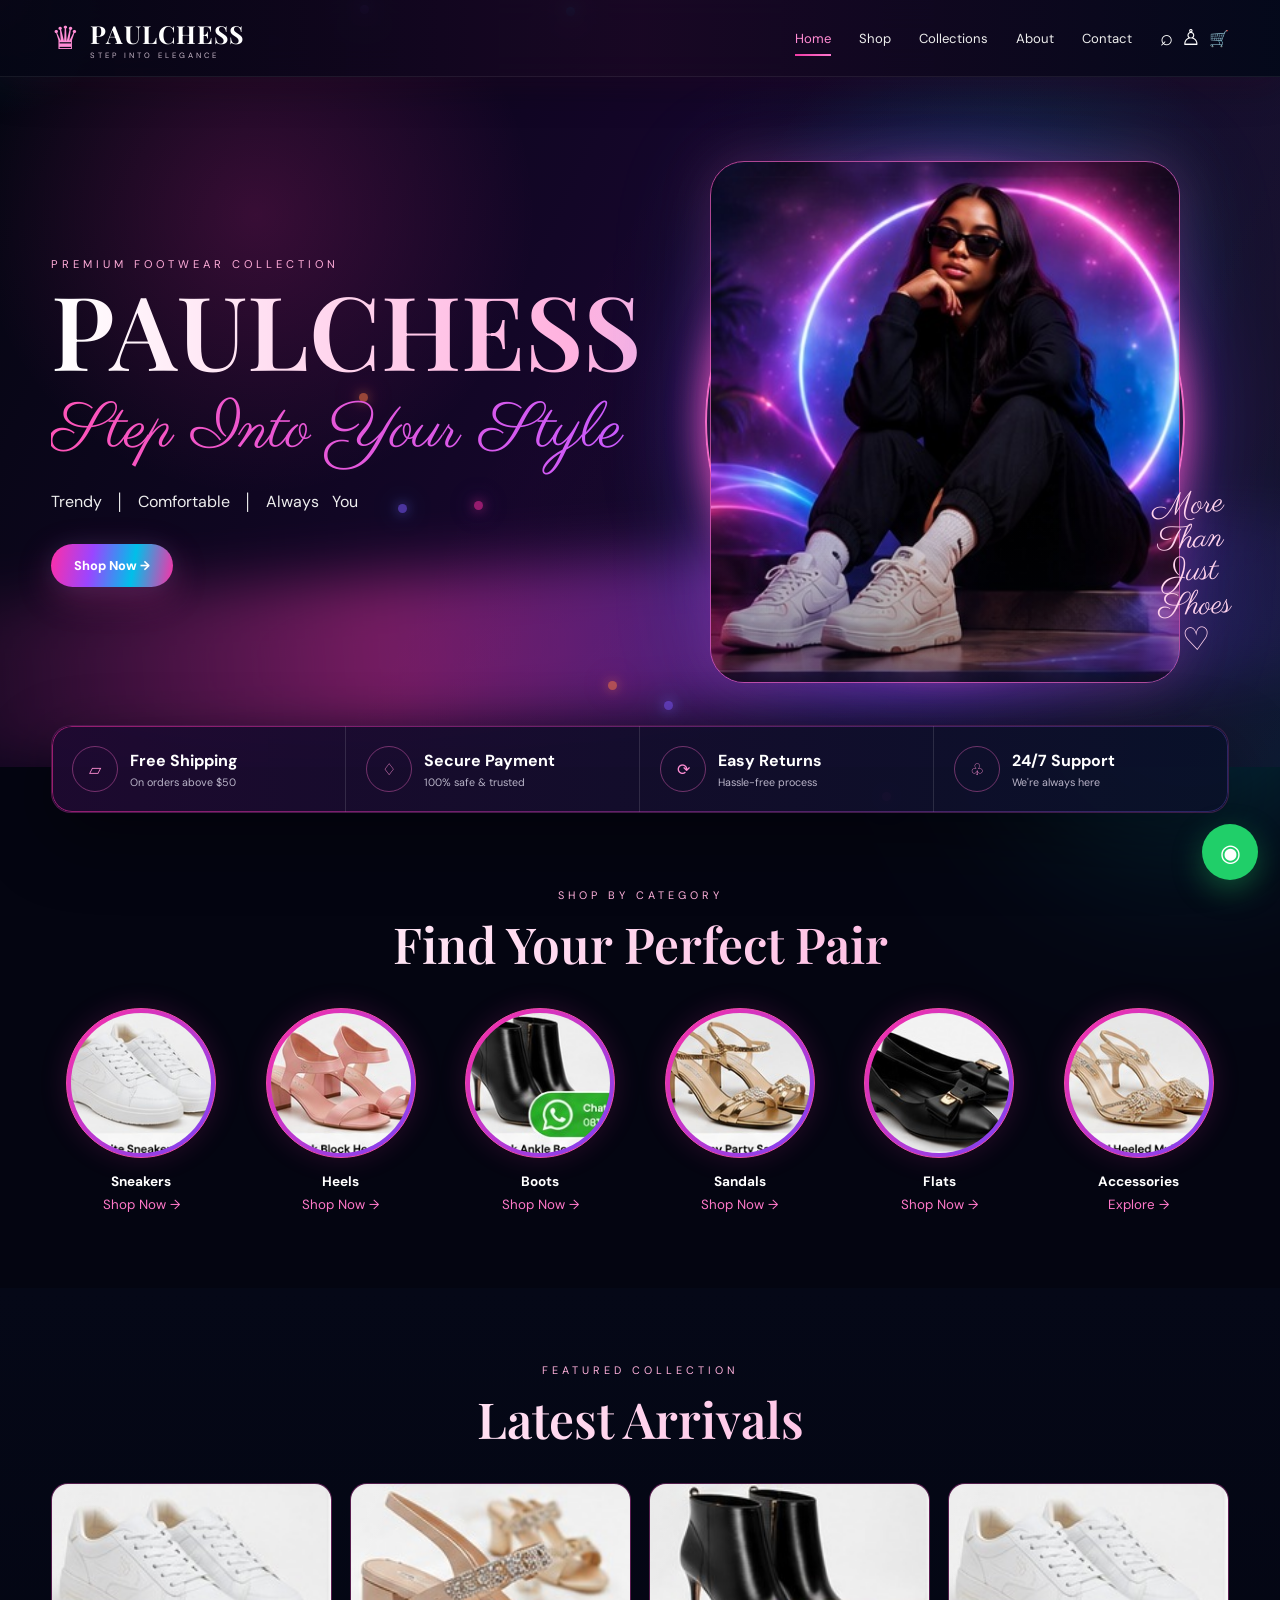
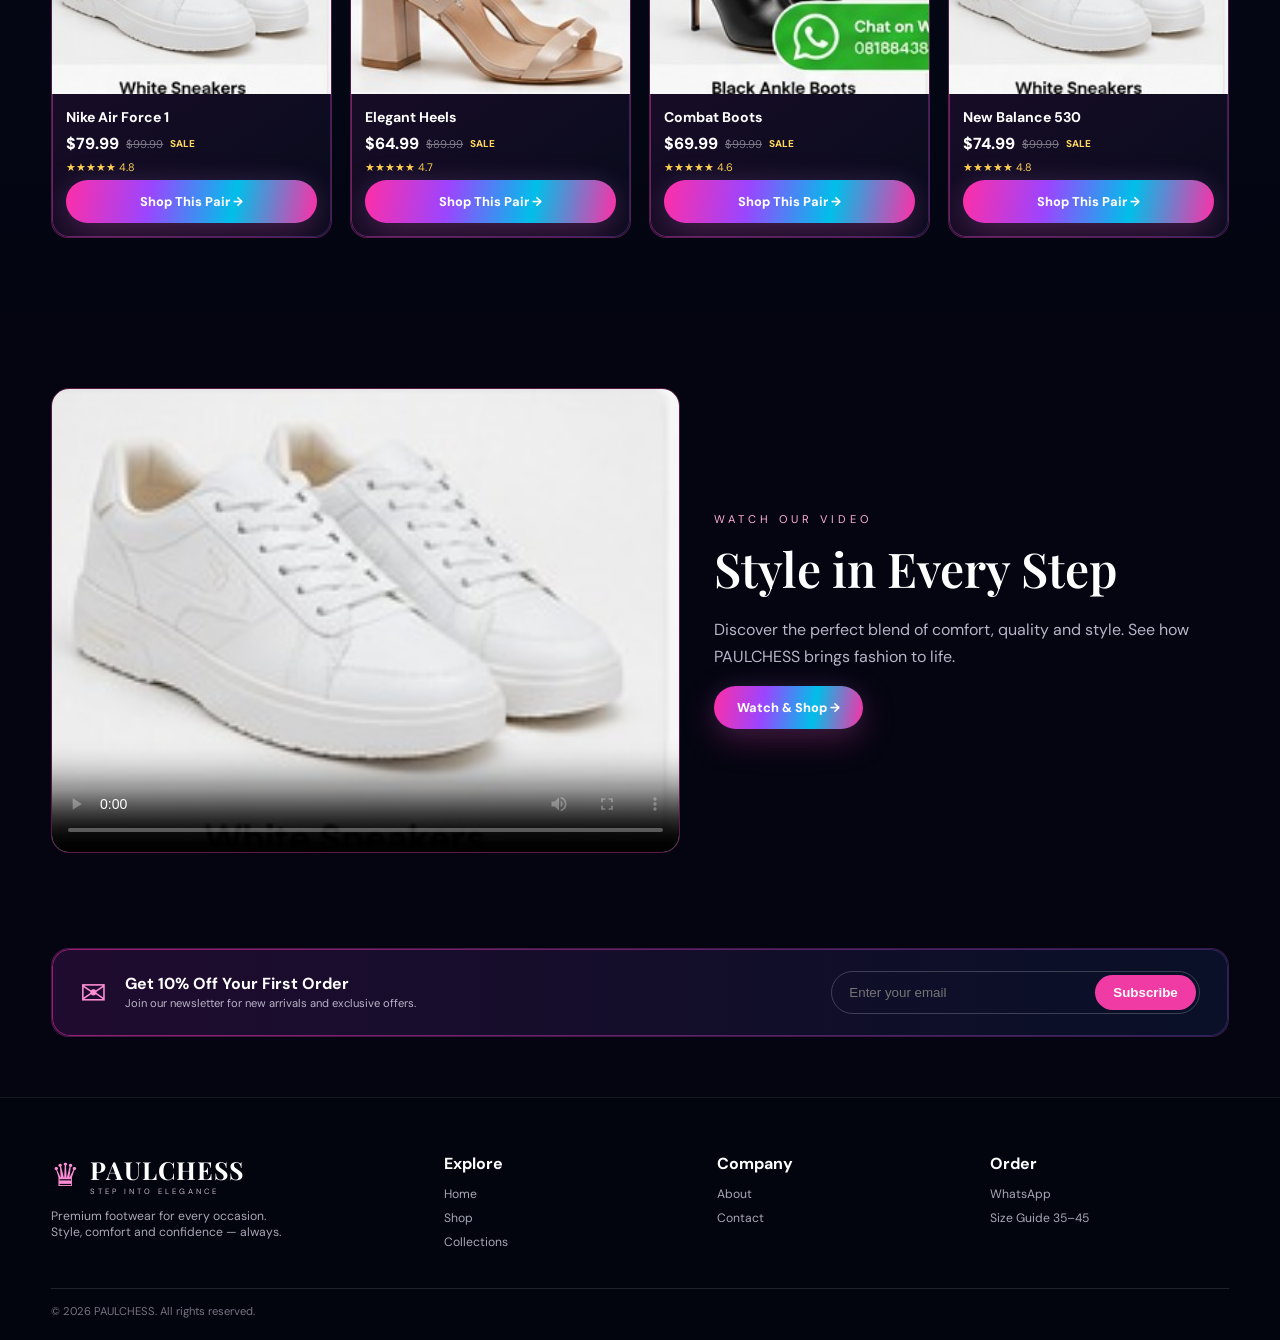
<file: index.html>
<!doctype html><html lang="en"><head><meta charset="utf-8"><meta name="viewport" content="width=device-width,initial-scale=1"><title>PAULCHESS — Step Into Elegance</title><link rel="icon" href="paulchess-logo.svg"><link rel="stylesheet" href="multi.css"></head><body>
<header class="site-header"><nav class="nav container"><a class="brand" href="index.html"><span class="crown">♛</span><span><b>PAULCHESS</b><small>STEP INTO ELEGANCE</small></span></a><button class="menu-toggle">☰</button><div class="nav-links"><a class="active" href="index.html">Home</a><a href="shop.html">Shop</a><a href="collections.html">Collections</a><a href="about.html">About</a><a href="contact.html">Contact</a></div><div class="nav-actions"><a class="icon-btn" href="shop.html">⌕</a><a class="icon-btn" href="contact.html">♙</a><a class="cart-btn" href="shop.html">🛒</a></div></nav></header>
<main>
<section class="hero"><div class="hero-grid container"><div class="hero-copy"><div class="eyebrow">PREMIUM FOOTWEAR COLLECTION</div><h1>PAULCHESS</h1><div class="script">Step Into Your Style</div><p class="hero-sub">Trendy <span>│</span> Comfortable <span>│</span> Always You</p><a class="pink-btn" href="shop.html">Shop Now →</a></div><div class="hero-art"><div class="ring-glow"></div><div class="woman-card"><img src="hero-woman.jpg" alt="PAULCHESS fashion model wearing white sneakers"></div><div class="hero-tag">More<br>Than<br>Just<br>Shoes <span>♡</span></div></div></div></section>
<section class="benefits container"><div class="benefit"><span class="benefit-icon">▱</span><div><b>Free Shipping</b><small>On orders above $50</small></div></div><div class="benefit"><span class="benefit-icon">♢</span><div><b>Secure Payment</b><small>100% safe & trusted</small></div></div><div class="benefit"><span class="benefit-icon">⟳</span><div><b>Easy Returns</b><small>Hassle-free process</small></div></div><div class="benefit"><span class="benefit-icon">♧</span><div><b>24/7 Support</b><small>We're always here</small></div></div></section>
<section class="section"><div class="container"><div class="section-kicker">SHOP BY CATEGORY</div><h2 class="section-title">Find Your Perfect Pair</h2><div class="category-grid"><a class="category" href="shop.html?category=Sneakers"><img src="white-sneakers.jpg" alt="Sneakers"><b>Sneakers</b><small>Shop Now →</small></a><a class="category" href="shop.html?category=Heels"><img src="pink-block-heels.jpg" alt="Heels"><b>Heels</b><small>Shop Now →</small></a><a class="category" href="shop.html?category=Boots"><img src="black-ankle-boots.jpg" alt="Boots"><b>Boots</b><small>Shop Now →</small></a><a class="category" href="shop.html?category=Sandals"><img src="strappy-party-sandals.jpg" alt="Sandals"><b>Sandals</b><small>Shop Now →</small></a><a class="category" href="shop.html"><img src="elegant-bow-flats.jpg" alt="Flats"><b>Flats</b><small>Shop Now →</small></a><a class="category" href="collections.html"><img src="gold-heeled-mules.jpg" alt="Accessories"><b>Accessories</b><small>Explore →</small></a></div></div></section>
<section class="section dark"><div class="container"><div class="section-kicker">FEATURED COLLECTION</div><h2 class="section-title">Latest Arrivals</h2><div class="product-grid"><article class="product"><div class="product-media"><img src="white-sneakers.jpg" alt="Nike Air Force 1"></div><div class="product-body"><h3>Nike Air Force 1</h3><div class="price-row"><span class="price">$79.99</span><span class="old">$99.99</span><span class="sale">SALE</span></div><div class="stars">★★★★★ 4.8</div><a class="pink-btn" style="width:100%;justify-content:center" href="shop.html">Shop This Pair →</a></div></article><article class="product"><div class="product-media"><img src="rhinestone-block-heels.jpg" alt="Elegant Heels"></div><div class="product-body"><h3>Elegant Heels</h3><div class="price-row"><span class="price">$64.99</span><span class="old">$89.99</span><span class="sale">SALE</span></div><div class="stars">★★★★★ 4.7</div><a class="pink-btn" style="width:100%;justify-content:center" href="shop.html">Shop This Pair →</a></div></article><article class="product"><div class="product-media"><img src="black-ankle-boots.jpg" alt="Combat Boots"></div><div class="product-body"><h3>Combat Boots</h3><div class="price-row"><span class="price">$69.99</span><span class="old">$99.99</span><span class="sale">SALE</span></div><div class="stars">★★★★★ 4.6</div><a class="pink-btn" style="width:100%;justify-content:center" href="shop.html">Shop This Pair →</a></div></article><article class="product"><div class="product-media"><img src="white-sneakers.jpg" alt="New Balance 530"></div><div class="product-body"><h3>New Balance 530</h3><div class="price-row"><span class="price">$74.99</span><span class="old">$99.99</span><span class="sale">SALE</span></div><div class="stars">★★★★★ 4.8</div><a class="pink-btn" style="width:100%;justify-content:center" href="shop.html">Shop This Pair →</a></div></article></div></div></section>
<section class="video-section container section"><div class="video-frame"><video controls poster="white-sneakers.jpg"><source src="paulchess-video.mp4" type="video/mp4"></video></div><div class="video-copy"><div class="eyebrow">WATCH OUR VIDEO</div><h2>Style in Every Step</h2><p class="muted">Discover the perfect blend of comfort, quality and style. See how PAULCHESS brings fashion to life.</p><a class="pink-btn" href="shop.html">Watch & Shop →</a></div></section>
<section class="newsletter container"><div style="font-size:2rem;color:#ff8ed5">✉</div><div><b>Get 10% Off Your First Order</b><div class="muted" style="font-size:.7rem">Join our newsletter for new arrivals and exclusive offers.</div></div><form id="newsletterForm"><input type="email" placeholder="Enter your email" required><button>Subscribe</button></form></section>
</main>
<footer class="footer"><div class="container footer-grid"><div><div class="brand"><span class="crown">♛</span><span><b>PAULCHESS</b><small>STEP INTO ELEGANCE</small></span></div><p>Premium footwear for every occasion.<br>Style, comfort and confidence — always.</p></div><div><h4>Explore</h4><a href="index.html">Home</a><a href="shop.html">Shop</a><a href="collections.html">Collections</a></div><div><h4>Company</h4><a href="about.html">About</a><a href="contact.html">Contact</a></div><div><h4>Order</h4><a href="https://wa.me/2348188438485?text=Hello%20PAULCHESS%2C%20I%20want%20to%20order." target="_blank">WhatsApp</a><a href="shop.html">Size Guide 35–45</a></div></div><div class="container copyright">© 2026 PAULCHESS. All rights reserved.</div></footer><a class="whatsapp" href="https://wa.me/2348188438485?text=Hello%20PAULCHESS%2C%20I%20want%20to%20order." target="_blank">◉</a><script src="site.js"></script></body></html>
</file>
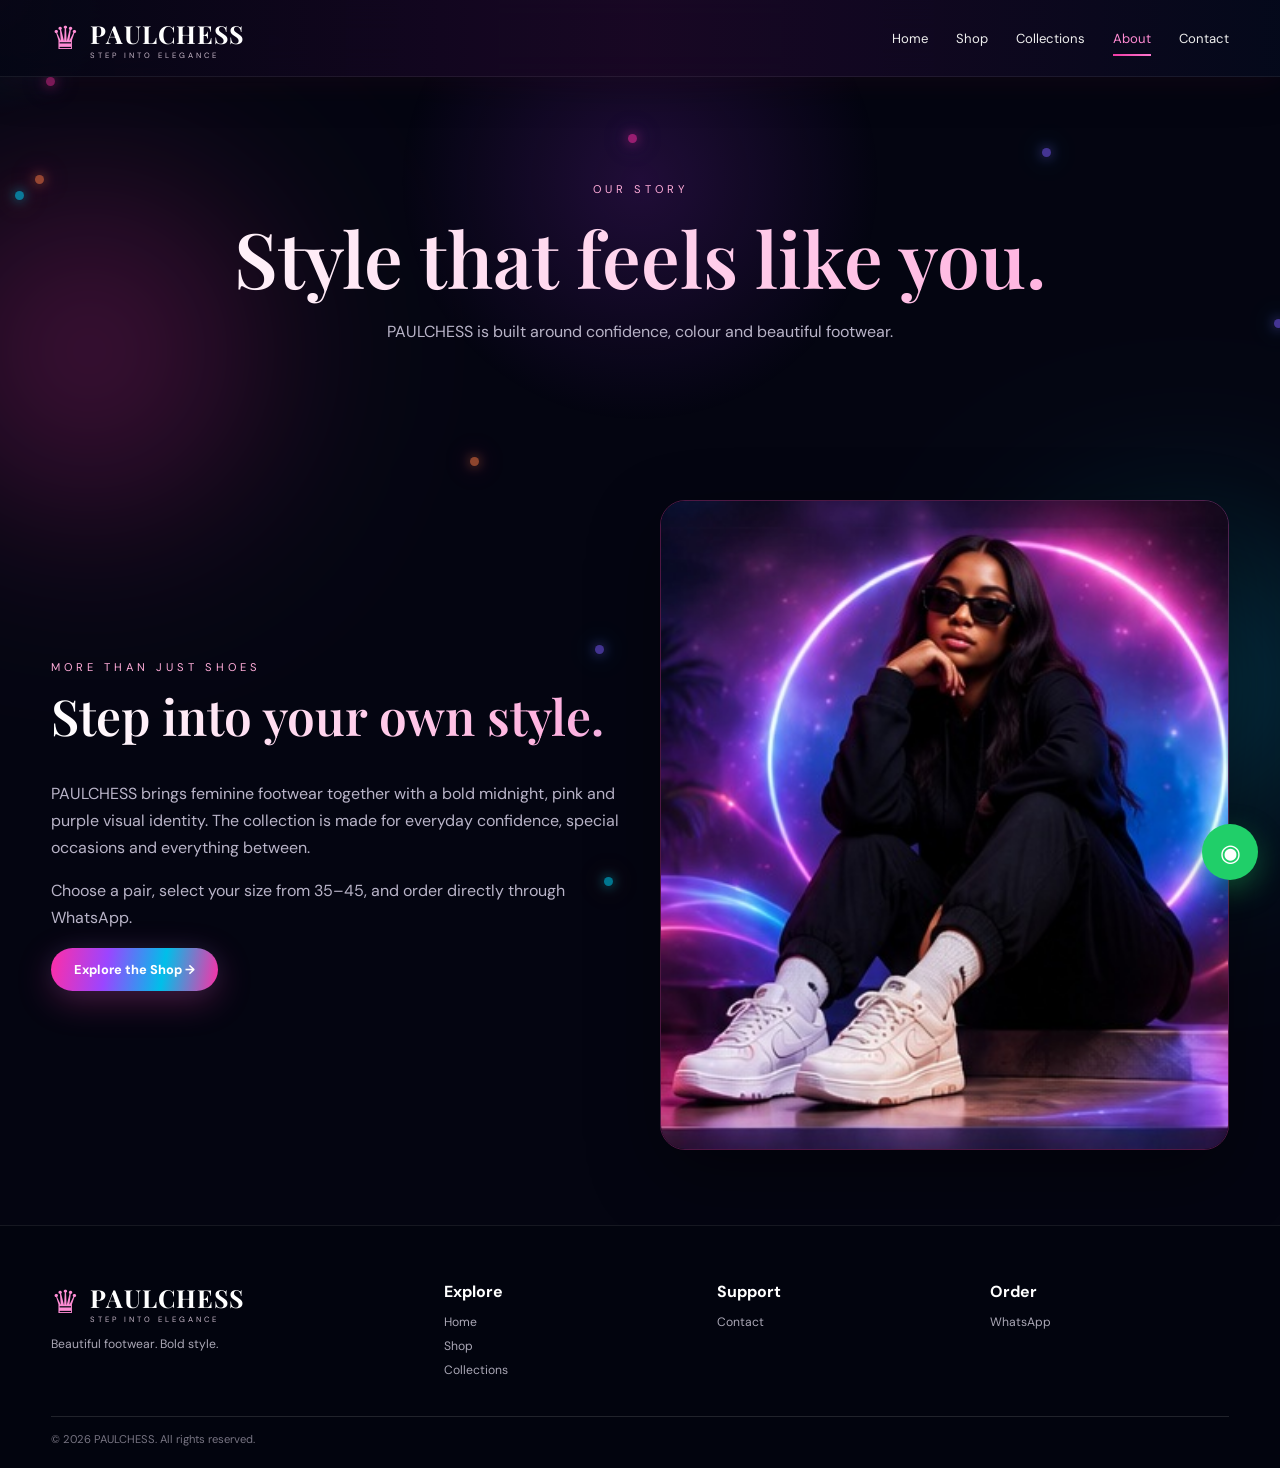
<file: about.html>
<!doctype html><html lang="en"><head><meta charset="utf-8"><meta name="viewport" content="width=device-width,initial-scale=1"><title>About | PAULCHESS</title><link rel="icon" href="paulchess-logo.svg"><link rel="stylesheet" href="multi.css"></head><body><header class="site-header"><nav class="nav container"><a class="brand" href="index.html"><span class="crown">♛</span><span><b>PAULCHESS</b><small>STEP INTO ELEGANCE</small></span></a><button class="menu-toggle">☰</button><div class="nav-links"><a href="index.html">Home</a><a href="shop.html">Shop</a><a href="collections.html">Collections</a><a class="active" href="about.html">About</a><a href="contact.html">Contact</a></div></nav></header><main><section class="page-hero"><div class="container"><div class="eyebrow">OUR STORY</div><h1>Style that feels like you.</h1><p class="muted">PAULCHESS is built around confidence, colour and beautiful footwear.</p></div></section><section class="section"><div class="container about-layout"><div><div class="eyebrow">MORE THAN JUST SHOES</div><h2 class="section-title" style="text-align:left">Step into your own style.</h2><p class="muted">PAULCHESS brings feminine footwear together with a bold midnight, pink and purple visual identity. The collection is made for everyday confidence, special occasions and everything between.</p><p class="muted">Choose a pair, select your size from 35–45, and order directly through WhatsApp.</p><a class="pink-btn" href="shop.html">Explore the Shop →</a></div><div class="about-photo"><img src="hero-woman.jpg" alt="PAULCHESS woman wearing white sneakers"></div></div></section></main><footer class="footer"><div class="container footer-grid"><div><div class="brand"><span class="crown">♛</span><span><b>PAULCHESS</b><small>STEP INTO ELEGANCE</small></span></div><p>Beautiful footwear. Bold style.</p></div><div><h4>Explore</h4><a href="index.html">Home</a><a href="shop.html">Shop</a><a href="collections.html">Collections</a></div><div><h4>Support</h4><a href="contact.html">Contact</a></div><div><h4>Order</h4><a href="https://wa.me/2348188438485" target="_blank">WhatsApp</a></div></div><div class="container copyright">© 2026 PAULCHESS. All rights reserved.</div></footer><a class="whatsapp" href="https://wa.me/2348188438485?text=Hello%20PAULCHESS%2C%20I%20want%20to%20order." target="_blank">◉</a><script src="site.js"></script></body></html>
</file>
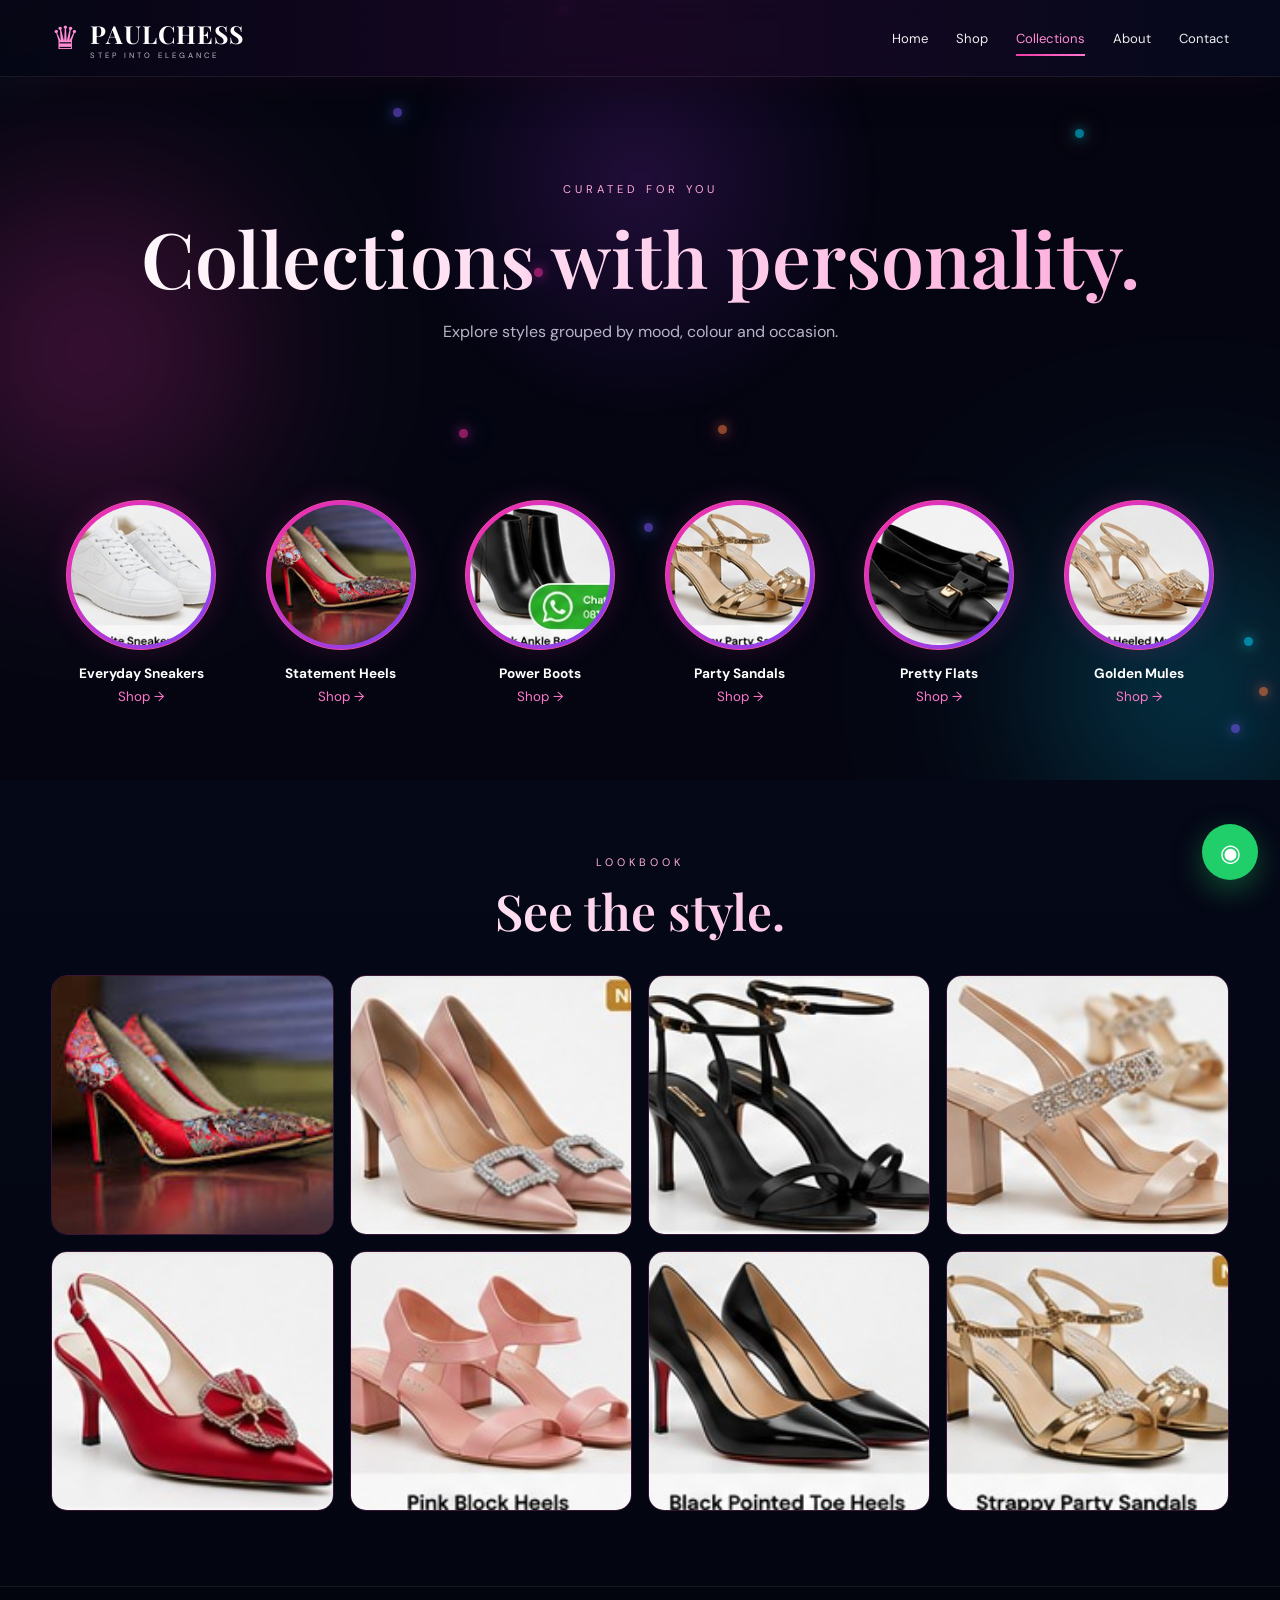
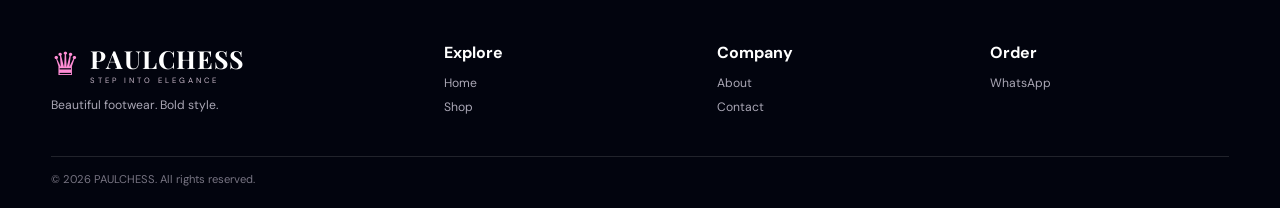
<file: collections.html>
<!doctype html><html lang="en"><head><meta charset="utf-8"><meta name="viewport" content="width=device-width,initial-scale=1"><title>Collections | PAULCHESS</title><link rel="icon" href="paulchess-logo.svg"><link rel="stylesheet" href="multi.css"></head><body><header class="site-header"><nav class="nav container"><a class="brand" href="index.html"><span class="crown">♛</span><span><b>PAULCHESS</b><small>STEP INTO ELEGANCE</small></span></a><button class="menu-toggle">☰</button><div class="nav-links"><a href="index.html">Home</a><a href="shop.html">Shop</a><a class="active" href="collections.html">Collections</a><a href="about.html">About</a><a href="contact.html">Contact</a></div></nav></header><main><section class="page-hero"><div class="container"><div class="eyebrow">CURATED FOR YOU</div><h1>Collections with personality.</h1><p class="muted">Explore styles grouped by mood, colour and occasion.</p></div></section><section class="section"><div class="container"><div class="category-grid"><a class="category" href="shop.html?category=Sneakers"><img src="white-sneakers.jpg" alt="Sneakers"><b>Everyday Sneakers</b><small>Shop →</small></a><a class="category" href="shop.html?category=Heels"><img src="red-embroidered-heels.jpg" alt="Heels"><b>Statement Heels</b><small>Shop →</small></a><a class="category" href="shop.html?category=Boots"><img src="black-ankle-boots.jpg" alt="Boots"><b>Power Boots</b><small>Shop →</small></a><a class="category" href="shop.html?category=Sandals"><img src="strappy-party-sandals.jpg" alt="Sandals"><b>Party Sandals</b><small>Shop →</small></a><a class="category" href="shop.html"><img src="elegant-bow-flats.jpg" alt="Flats"><b>Pretty Flats</b><small>Shop →</small></a><a class="category" href="shop.html"><img src="gold-heeled-mules.jpg" alt="Mules"><b>Golden Mules</b><small>Shop →</small></a></div></div></section><section class="section dark"><div class="container"><div class="section-kicker">LOOKBOOK</div><h2 class="section-title">See the style.</h2><div class="lookbook"><img src="red-embroidered-heels.jpg" alt="Red heels"><img src="crystal-buckle-heels.jpg" alt="Crystal heels"><img src="ankle-strap-heels.jpg" alt="Ankle strap heels"><img src="rhinestone-block-heels.jpg" alt="Rhinestone heels"><img src="luxury-slingback-heels.jpg" alt="Luxury slingback heels"><img src="pink-block-heels.jpg" alt="Pink heels"><img src="black-pointed-heels.jpg" alt="Black heels"><img src="strappy-party-sandals.jpg" alt="Party sandals"></div></div></section></main><footer class="footer"><div class="container footer-grid"><div><div class="brand"><span class="crown">♛</span><span><b>PAULCHESS</b><small>STEP INTO ELEGANCE</small></span></div><p>Beautiful footwear. Bold style.</p></div><div><h4>Explore</h4><a href="index.html">Home</a><a href="shop.html">Shop</a></div><div><h4>Company</h4><a href="about.html">About</a><a href="contact.html">Contact</a></div><div><h4>Order</h4><a href="https://wa.me/2348188438485" target="_blank">WhatsApp</a></div></div><div class="container copyright">© 2026 PAULCHESS. All rights reserved.</div></footer><a class="whatsapp" href="https://wa.me/2348188438485?text=Hello%20PAULCHESS%2C%20I%20want%20to%20order." target="_blank">◉</a><script src="site.js"></script></body></html>
</file>
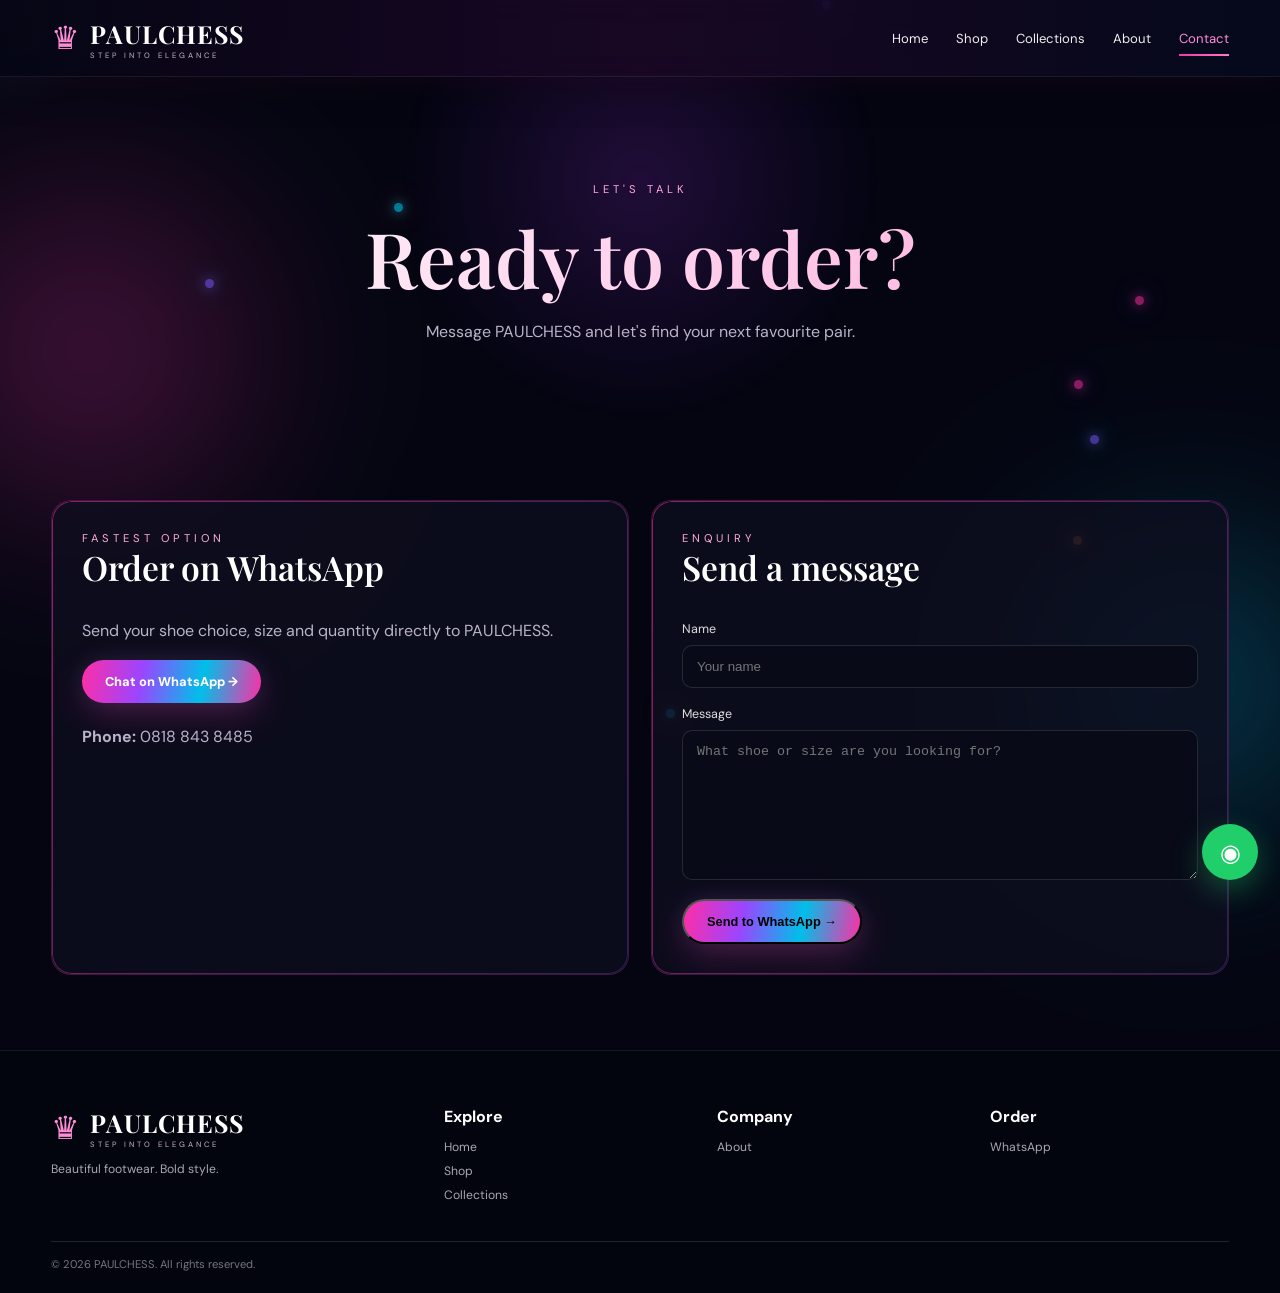
<file: contact.html>
<!doctype html><html lang="en"><head><meta charset="utf-8"><meta name="viewport" content="width=device-width,initial-scale=1"><title>Contact | PAULCHESS</title><link rel="icon" href="paulchess-logo.svg"><link rel="stylesheet" href="multi.css"></head><body><header class="site-header"><nav class="nav container"><a class="brand" href="index.html"><span class="crown">♛</span><span><b>PAULCHESS</b><small>STEP INTO ELEGANCE</small></span></a><button class="menu-toggle">☰</button><div class="nav-links"><a href="index.html">Home</a><a href="shop.html">Shop</a><a href="collections.html">Collections</a><a href="about.html">About</a><a class="active" href="contact.html">Contact</a></div></nav></header><main><section class="page-hero"><div class="container"><div class="eyebrow">LET'S TALK</div><h1>Ready to order?</h1><p class="muted">Message PAULCHESS and let's find your next favourite pair.</p></div></section><section class="section"><div class="container contact-grid"><div class="panel"><div class="eyebrow">FASTEST OPTION</div><h2>Order on WhatsApp</h2><p class="muted">Send your shoe choice, size and quantity directly to PAULCHESS.</p><a class="pink-btn" href="https://wa.me/2348188438485?text=Hello%20PAULCHESS%2C%20I%20would%20like%20to%20make%20an%20order." target="_blank">Chat on WhatsApp →</a><p class="muted" style="margin-top:20px"><strong>Phone:</strong> 0818 843 8485</p></div><div class="panel"><div class="eyebrow">ENQUIRY</div><h2>Send a message</h2><form class="form" onsubmit="event.preventDefault();const n=name.value,m=message.value;window.open('https://wa.me/2348188438485?text='+encodeURIComponent('Hello PAULCHESS, my name is '+n+'. '+m),'_blank')"><label for="name">Name</label><input id="name" required placeholder="Your name"><label for="message">Message</label><textarea id="message" required placeholder="What shoe or size are you looking for?"></textarea><button class="pink-btn" type="submit">Send to WhatsApp →</button></form></div></div></section></main><footer class="footer"><div class="container footer-grid"><div><div class="brand"><span class="crown">♛</span><span><b>PAULCHESS</b><small>STEP INTO ELEGANCE</small></span></div><p>Beautiful footwear. Bold style.</p></div><div><h4>Explore</h4><a href="index.html">Home</a><a href="shop.html">Shop</a><a href="collections.html">Collections</a></div><div><h4>Company</h4><a href="about.html">About</a></div><div><h4>Order</h4><a href="https://wa.me/2348188438485" target="_blank">WhatsApp</a></div></div><div class="container copyright">© 2026 PAULCHESS. All rights reserved.</div></footer><a class="whatsapp" href="https://wa.me/2348188438485?text=Hello%20PAULCHESS%2C%20I%20want%20to%20order." target="_blank">◉</a><script src="site.js"></script></body></html>
</file>
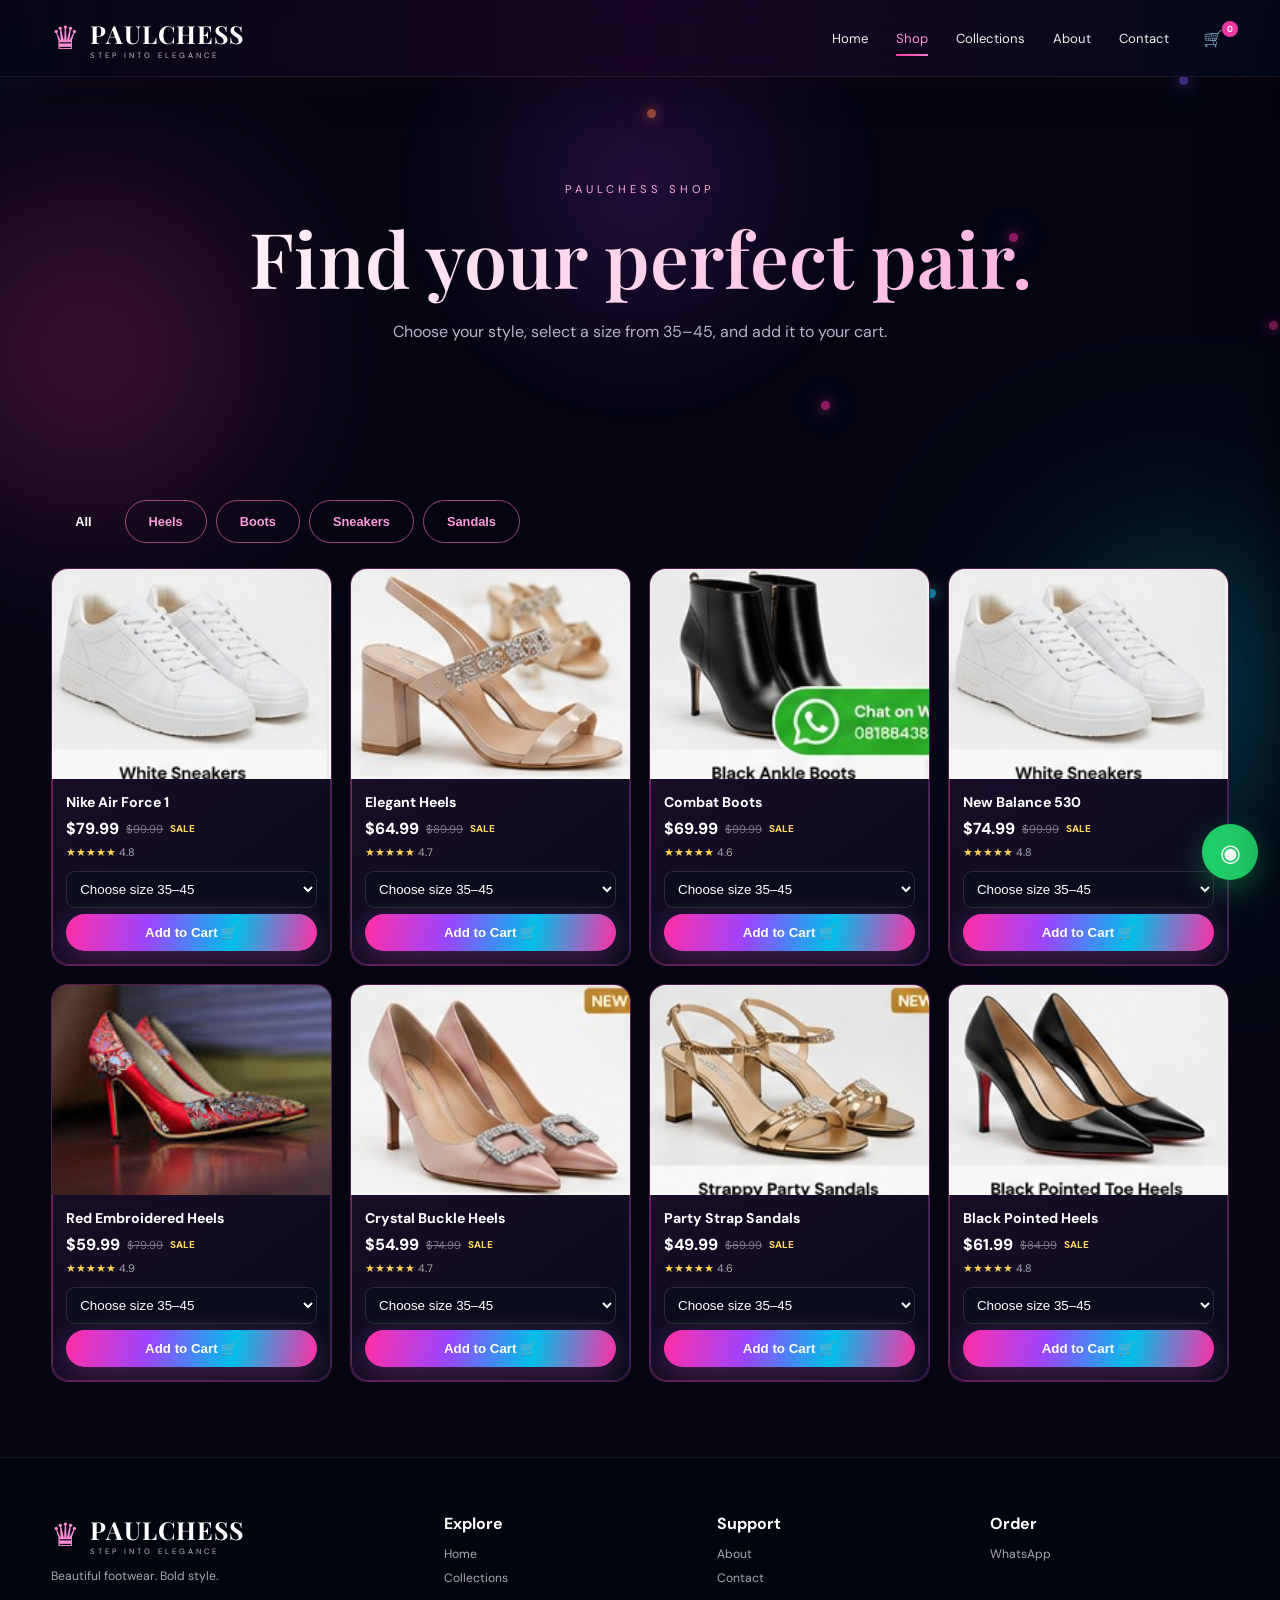
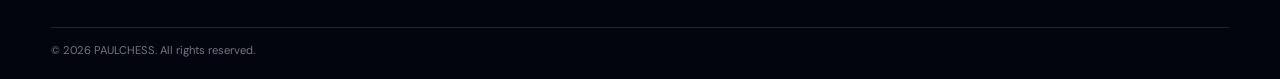
<file: shop.html>
<!doctype html><html lang="en"><head><meta charset="utf-8"><meta name="viewport" content="width=device-width,initial-scale=1"><title>Shop | PAULCHESS</title><link rel="icon" href="paulchess-logo.svg"><link rel="stylesheet" href="multi.css"></head><body><header class="site-header"><nav class="nav container"><a class="brand" href="index.html"><span class="crown">♛</span><span><b>PAULCHESS</b><small>STEP INTO ELEGANCE</small></span></a><button class="menu-toggle">☰</button><div class="nav-links"><a href="index.html">Home</a><a class="active" href="shop.html">Shop</a><a href="collections.html">Collections</a><a href="about.html">About</a><a href="contact.html">Contact</a></div><div class="nav-actions"><button class="cart-btn" id="cartBtn">🛒<i id="cartCount">0</i></button></div></nav></header><main><section class="page-hero"><div class="container"><div class="eyebrow">PAULCHESS SHOP</div><h1>Find your perfect pair.</h1><p class="muted">Choose your style, select a size from 35–45, and add it to your cart.</p></div></section><section class="section"><div class="container"><div class="filters" style="display:flex;gap:9px;flex-wrap:wrap;margin-bottom:25px"><button class="filter active outline-btn" data-filter="All">All</button><button class="filter outline-btn" data-filter="Heels">Heels</button><button class="filter outline-btn" data-filter="Boots">Boots</button><button class="filter outline-btn" data-filter="Sneakers">Sneakers</button><button class="filter outline-btn" data-filter="Sandals">Sandals</button></div><div class="product-grid" id="products"></div></div></section></main><footer class="footer"><div class="container footer-grid"><div><div class="brand"><span class="crown">♛</span><span><b>PAULCHESS</b><small>STEP INTO ELEGANCE</small></span></div><p>Beautiful footwear. Bold style.</p></div><div><h4>Explore</h4><a href="index.html">Home</a><a href="collections.html">Collections</a></div><div><h4>Support</h4><a href="about.html">About</a><a href="contact.html">Contact</a></div><div><h4>Order</h4><a href="https://wa.me/2348188438485" target="_blank">WhatsApp</a></div></div><div class="container copyright">© 2026 PAULCHESS. All rights reserved.</div></footer><a class="whatsapp" href="https://wa.me/2348188438485?text=Hello%20PAULCHESS%2C%20I%20want%20to%20order." target="_blank">◉</a><div class="cart-drawer" id="cartDrawer"><div class="drawer-head"><h2>Your Cart</h2><button id="closeCart">×</button></div><div id="cartItems" class="cart-items"></div><div class="cart-footer"><div><span>Total</span><strong id="cartTotal">$0.00</strong></div><a id="whatsappOrder" class="pink-btn" href="https://wa.me/2348188438485" target="_blank">Order on WhatsApp →</a></div></div><div class="overlay" id="overlay"></div><script src="site.js"></script></body></html>
</file>
<file: multi.css>
@import url('https://fonts.googleapis.com/css2?family=DM+Sans:wght@400;500;600;700;800&family=Parisienne&family=Playfair+Display:wght@500;600;700&display=swap');
:root{--bg:#050817;--bg2:#090b20;--pink:#f03ba5;--pink2:#ff78cf;--purple:#8c45ff;--text:#fff;--muted:#b9b4c8;--line:rgba(255,255,255,.12);--shadow:0 25px 70px rgba(0,0,0,.38)}*{box-sizing:border-box}html{scroll-behavior:smooth}body{margin:0;background:radial-gradient(circle at 80% 10%,rgba(111,27,170,.2),transparent 30%),radial-gradient(circle at 10% 75%,rgba(255,46,166,.11),transparent 28%),var(--bg);color:var(--text);font-family:'DM Sans',sans-serif}a{color:inherit;text-decoration:none}.container{width:min(1180px,92%);margin:auto}.site-header{position:sticky;top:0;z-index:50;background:rgba(4,6,18,.82);backdrop-filter:blur(16px);border-bottom:1px solid rgba(255,255,255,.07)}.nav{min-height:76px;display:flex;align-items:center;gap:28px}.brand{display:flex;align-items:center;gap:10px;margin-right:auto}.brand .crown{font-size:2rem;color:#ff8dd5}.brand b{display:block;font:700 1.55rem 'Playfair Display',serif;letter-spacing:1px}.brand small{display:block;font-size:.48rem;letter-spacing:3px;color:#c8b8c9}.nav-links{display:flex;gap:28px;align-items:center}.nav-links a{font-size:.82rem;color:#eee;position:relative;padding:28px 0}.nav-links a:hover,.nav-links a.active{color:#ff8bd3}.nav-links a.active:after{content:'';position:absolute;height:2px;left:0;right:0;bottom:19px;background:linear-gradient(90deg,var(--pink),var(--pink2))}.nav-actions{display:flex;gap:8px;align-items:center}.icon-btn,.cart-btn,.menu-toggle{background:none;border:0;color:white;cursor:pointer}.icon-btn{font-size:1.35rem}.cart-btn{font-size:1rem;position:relative}.cart-btn i{position:absolute;top:-7px;right:-9px;background:var(--pink);border-radius:50%;font:700 .55rem 'DM Sans';min-width:16px;height:16px;display:grid;place-items:center;font-style:normal}.menu-toggle{display:none;font-size:1.5rem}.pink-btn,.outline-btn{display:inline-flex;align-items:center;gap:12px;border-radius:999px;padding:13px 23px;font-weight:800;font-size:.8rem}.pink-btn{background:linear-gradient(90deg,var(--pink),#b33ff0);box-shadow:0 10px 35px rgba(240,59,165,.22)}.outline-btn{border:1px solid rgba(255,112,199,.6);color:#ff9bdd}.hero{min-height:690px;position:relative;overflow:hidden;background:radial-gradient(circle at 72% 35%,rgba(162,35,220,.28),transparent 24%),linear-gradient(115deg,#070713,#100722 48%,#050a1c)}.hero:before{content:'';position:absolute;inset:auto -10% 50px;height:160px;background:linear-gradient(90deg,transparent,#ec38a8,#6138ff,transparent);filter:blur(28px);opacity:.45;transform:rotate(-4deg)}.hero-grid{min-height:690px;display:grid;grid-template-columns:1fr 1fr;align-items:center;gap:20px}.eyebrow{font-size:.7rem;letter-spacing:4px;color:#ffacd9}.hero h1{font:600 clamp(4rem,8vw,7rem)/.9 'Playfair Display',serif;margin:12px 0}.script{font:400 clamp(2.5rem,5vw,4.2rem) 'Parisienne',cursive;color:#ff54b7}.hero-sub{color:#eee;word-spacing:9px}.hero-copy .pink-btn{margin-top:16px}.hero-art{position:relative;height:560px;display:grid;place-items:center}.woman-card{position:relative;width:min(470px,90%);border-radius:34px;overflow:hidden;border:1px solid rgba(255,105,201,.65);box-shadow:0 0 70px rgba(236,46,172,.22)}.woman-card img{display:block;width:100%;height:520px;object-fit:cover}.woman-card:after{content:'';position:absolute;inset:0;background:linear-gradient(180deg,transparent 65%,rgba(3,5,17,.5))}.hero-tag{position:absolute;right:0;bottom:45px;font:400 2rem 'Parisienne',cursive;color:#ffd2ed;line-height:1.05;text-align:center;transform:rotate(-4deg)}.hero-tag span{display:block;font-family:serif}.ring-glow{position:absolute;width:480px;height:480px;border-radius:50%;border:2px solid #ff6bc8;box-shadow:0 0 35px #f14bb4,0 0 100px rgba(135,48,255,.45);z-index:0}.benefits{margin-top:-42px;position:relative;z-index:3;display:grid;grid-template-columns:repeat(4,1fr);background:linear-gradient(90deg,rgba(28,13,50,.96),rgba(8,12,35,.96));border:1px solid rgba(255,79,186,.2);border-radius:20px;box-shadow:var(--shadow)}.benefit{padding:20px;display:flex;gap:12px;align-items:center;border-right:1px solid var(--line)}.benefit:last-child{border:0}.benefit-icon{width:46px;height:46px;border:1px solid rgba(255,108,202,.4);border-radius:50%;display:grid;place-items:center;color:#ff8ed4}.benefit b,.benefit small{display:block}.benefit small{color:var(--muted);font-size:.67rem;margin-top:4px}.section{padding:75px 0}.section.dark{background:linear-gradient(180deg,#050817,#030511)}.section-kicker{text-align:center;color:#ffb1dc;font-size:.68rem;letter-spacing:4px}.section-title{text-align:center;font:600 clamp(2rem,4vw,3.1rem) 'Playfair Display',serif;margin:8px 0 32px}.category-grid{display:grid;grid-template-columns:repeat(6,1fr);gap:20px}.category{text-align:center}.category img{width:150px;height:150px;max-width:100%;object-fit:cover;border-radius:50%;padding:4px;background:#170d29;border:1px solid #ef4aaa;box-shadow:0 0 28px rgba(240,59,165,.16);transition:.25s}.category:hover img{transform:translateY(-8px);box-shadow:0 0 45px rgba(240,59,165,.35)}.category b{display:block;margin-top:10px;font-size:.85rem}.category small{display:block;color:#ff78c9;margin-top:6px}.product-grid{display:grid;grid-template-columns:repeat(4,1fr);gap:18px}.product{background:linear-gradient(160deg,rgba(31,19,42,.95),rgba(10,12,25,.96));border:1px solid rgba(255,72,184,.28);border-radius:17px;overflow:hidden;transition:.25s}.product:hover{transform:translateY(-7px);border-color:#f044aa}.product-media{position:relative}.product-media img{width:100%;height:210px;display:block;object-fit:cover}.product-body{padding:14px}.product h3{font-size:.88rem;margin:0 0 7px}.price-row{display:flex;align-items:center;gap:7px}.price{font-weight:800}.old{text-decoration:line-through;color:#7d7885;font-size:.7rem}.sale{color:#ffd75d;font-size:.62rem;font-weight:800}.stars{color:#ffd34e;font-size:.68rem;margin:6px 0}.size-select{width:100%;padding:9px;background:#0b0d1c;color:#fff;border:1px solid var(--line);border-radius:9px;margin:6px 0}.add-btn{width:100%;padding:11px;border:0;border-radius:999px;color:white;font-weight:800;background:linear-gradient(90deg,var(--pink),#b13ce8);cursor:pointer}.video-section{display:grid;grid-template-columns:1.1fr .9fr;gap:34px;align-items:center}.video-frame{border:1px solid rgba(255,64,174,.35);border-radius:18px;overflow:hidden}.video-frame video{width:100%;display:block}.video-copy h2{font:600 3rem 'Playfair Display',serif;margin:10px 0}.muted{color:var(--muted);line-height:1.7}.newsletter{margin:20px auto 60px;padding:22px 28px;display:flex;gap:18px;align-items:center;border:1px solid rgba(255,74,190,.2);border-radius:18px;background:linear-gradient(90deg,rgba(29,16,45,.92),rgba(10,13,35,.95))}.newsletter form{margin-left:auto;display:flex;border:1px solid rgba(255,255,255,.2);border-radius:999px;padding:3px}.newsletter input{background:transparent;border:0;color:#fff;padding:10px 14px;min-width:260px;outline:0}.newsletter button{border:0;border-radius:999px;padding:10px 18px;background:var(--pink);color:#fff;font-weight:700}.page-hero{padding:105px 0 80px;text-align:center;background:radial-gradient(circle at 50% 30%,rgba(133,41,196,.22),transparent 35%)}.page-hero h1{font:600 clamp(3rem,6vw,5rem) 'Playfair Display',serif;margin:10px 0}.page-hero .muted{max-width:650px;margin:auto}.lookbook{display:grid;grid-template-columns:repeat(4,1fr);gap:16px}.lookbook img{width:100%;height:260px;object-fit:cover;border-radius:16px;border:1px solid rgba(255,72,184,.22)}.about-layout{display:grid;grid-template-columns:1fr 1fr;gap:40px;align-items:center}.about-photo{border-radius:25px;overflow:hidden;border:1px solid rgba(255,72,184,.3);box-shadow:var(--shadow)}.about-photo img{width:100%;display:block}.contact-grid{display:grid;grid-template-columns:1fr 1fr;gap:22px}.panel{background:rgba(14,14,31,.8);border:1px solid rgba(255,72,184,.2);border-radius:20px;padding:30px}.panel h2{font:600 2.1rem 'Playfair Display',serif;margin-top:0}.form input,.form textarea{width:100%;padding:13px 14px;background:#080a18;border:1px solid var(--line);border-radius:10px;color:#fff;margin:7px 0 14px}.form textarea{min-height:150px;resize:vertical}.form label{font-size:.78rem;color:#ddd}.footer{padding:55px 0 22px;border-top:1px solid rgba(255,255,255,.08);background:#02040e}.footer-grid{display:grid;grid-template-columns:1.5fr 1fr 1fr 1fr;gap:35px}.footer h4{margin:0 0 12px}.footer a,.footer p{color:#aaa7b5;font-size:.76rem}.footer a{display:block;margin:8px 0}.copyright{border-top:1px solid var(--line);margin-top:30px;padding-top:15px;color:#777482;font-size:.7rem}.whatsapp{position:fixed;right:22px;bottom:20px;z-index:70;width:56px;height:56px;border-radius:50%;display:grid;place-items:center;background:#20cf69;color:#fff;font-size:1.5rem;box-shadow:0 10px 30px rgba(33,207,104,.35)}.cart-drawer{position:fixed;right:0;top:0;height:100vh;width:min(410px,94vw);background:#0b0c1a;z-index:100;padding:22px;transform:translateX(110%);transition:.3s;box-shadow:-20px 0 70px #000;display:flex;flex-direction:column}.cart-drawer.open{transform:none}.drawer-head{display:flex;justify-content:space-between;border-bottom:1px solid var(--line);padding-bottom:14px}.drawer-head button{background:none;border:0;color:#fff;font-size:2rem}.cart-items{flex:1;overflow:auto}.cart-row{display:grid;grid-template-columns:60px 1fr auto;gap:10px;padding:12px 0;border-bottom:1px solid var(--line)}.cart-row img{width:60px;height:60px;object-fit:cover;border-radius:10px}.cart-row small{display:block;color:#aaa}.cart-remove{background:none;border:0;color:#ff6bbf}.cart-footer{border-top:1px solid var(--line);padding-top:15px}.cart-footer>div{display:flex;justify-content:space-between;margin-bottom:14px}.overlay{position:fixed;inset:0;background:rgba(0,0,0,.65);z-index:90;display:none}.overlay.show{display:block}@media(max-width:1000px){.nav-links{gap:16px}.category-grid{grid-template-columns:repeat(3,1fr)}.product-grid{grid-template-columns:repeat(2,1fr)}.benefits{grid-template-columns:repeat(2,1fr)}.benefit:nth-child(2){border-right:0}.hero-grid,.about-layout,.contact-grid,.video-section{grid-template-columns:1fr}.hero{min-height:auto}.hero-grid{padding:60px 0}.hero-art{height:500px}.lookbook{grid-template-columns:repeat(2,1fr)}.footer-grid{grid-template-columns:1fr 1fr}}@media(max-width:720px){.menu-toggle{display:block}.nav-links{position:absolute;left:4%;right:4%;top:76px;display:none;flex-direction:column;background:#080916;border:1px solid var(--line);border-radius:14px;padding:8px}.nav-links.open{display:flex}.nav-links a{padding:12px}.nav-links a.active:after{bottom:4px}.nav-actions{gap:3px}.hero h1{font-size:4.2rem}.ring-glow{width:360px;height:360px}.woman-card img{height:440px}.hero-tag{right:2%;font-size:1.6rem}.benefits{grid-template-columns:1fr}.benefit{border-right:0;border-bottom:1px solid var(--line)}.benefit:last-child{border-bottom:0}.category-grid{grid-template-columns:repeat(2,1fr)}.product-grid{grid-template-columns:1fr}.newsletter{display:block}.newsletter form{margin-top:15px}.newsletter input{min-width:0;width:100%}.lookbook{grid-template-columns:1fr 1fr}.footer-grid{grid-template-columns:1fr}.page-hero{padding:75px 0 55px}}@media(max-width:460px){.brand b{font-size:1.2rem}.brand small{font-size:.4rem}.hero h1{font-size:3.5rem}.script{font-size:2.7rem}.hero-art{height:430px}.woman-card img{height:390px}.ring-glow{width:300px;height:300px}.hero-tag{font-size:1.35rem}.lookbook{grid-template-columns:1fr}.newsletter form{display:block;border:0}.newsletter input{border:1px solid var(--line);border-radius:999px;margin-bottom:8px}.newsletter button{width:100%}}
.filter.active,.filter:hover{background:linear-gradient(90deg,var(--pink),#b13ce8);color:#fff;border-color:transparent;cursor:pointer}.filters .filter{background:transparent;cursor:pointer}

/* PAULCHESS COLOR FUSION FX */
:root{--fusion-a:#ff2ea6;--fusion-b:#7a5cff;--fusion-c:#00d9ff;--fusion-d:#ff7a45}
body{background:#040511;overflow-x:hidden}
body:before,body:after{content:"";position:fixed;inset:auto;z-index:-1;pointer-events:none;border-radius:50%;filter:blur(80px);opacity:.32;mix-blend-mode:screen;animation:fusionFloat 12s ease-in-out infinite alternate}
body:before{width:38vw;height:38vw;left:-12vw;top:12vh;background:radial-gradient(circle,var(--fusion-a),transparent 68%)}
body:after{width:34vw;height:34vw;right:-10vw;top:52vh;background:radial-gradient(circle,var(--fusion-c),transparent 68%);animation-delay:-4s}
.site-header{background:linear-gradient(90deg,rgba(5,6,20,.88),rgba(31,8,42,.78),rgba(5,10,28,.88));box-shadow:0 8px 40px rgba(0,0,0,.28),0 0 35px rgba(240,59,165,.08)}
.hero{background:radial-gradient(circle at 20% 20%,rgba(255,46,166,.18),transparent 24%),radial-gradient(circle at 78% 25%,rgba(0,217,255,.14),transparent 22%),linear-gradient(115deg,#050612,#15062a 45%,#031326);}
.hero:after{content:"";position:absolute;inset:0;background:linear-gradient(120deg,transparent 20%,rgba(255,45,165,.07) 42%,rgba(0,217,255,.08) 58%,transparent 78%);background-size:240% 100%;animation:fusionSweep 8s linear infinite;pointer-events:none}
.hero-grid,.benefits,.section,.video-section,.newsletter,.footer{position:relative;z-index:1}
.ring-glow{animation:ringPulse 4s ease-in-out infinite,ringHue 8s linear infinite;border-color:#ff6bc8}
.woman-card{animation:womanFloat 5s ease-in-out infinite;box-shadow:0 0 50px rgba(240,59,165,.22),0 0 110px rgba(0,217,255,.12)}
.woman-card:before{content:"";position:absolute;inset:-2px;border-radius:inherit;padding:2px;background:linear-gradient(135deg,#ff2ea6,#7a5cff,#00d9ff,#ff7a45,#ff2ea6);background-size:300% 300%;animation:borderFlow 5s ease infinite;z-index:-1}
.hero h1,.section-title,.page-hero h1{background:linear-gradient(90deg,#fff,#ffb2df 35%,#c9b8ff 62%,#91f4ff 85%,#fff);background-size:250% auto;-webkit-background-clip:text;background-clip:text;color:transparent;animation:textFlow 7s linear infinite}
.script{background:linear-gradient(90deg,#ff54b7,#c95bff,#5eeaff,#ff54b7);background-size:300% auto;-webkit-background-clip:text;background-clip:text;color:transparent;animation:textFlow 6s linear infinite}
.pink-btn,.add-btn{background:linear-gradient(100deg,#ff2ea6,#9b45ff,#00bfe9,#ff2ea6)!important;background-size:280% 100%;animation:buttonFlow 5s linear infinite;box-shadow:0 10px 35px rgba(240,59,165,.28),0 0 25px rgba(0,217,255,.08)}
.category img,.product{position:relative}
.category img{background:linear-gradient(135deg,#ff2ea6,#6b45ff,#00d9ff);background-size:220% 220%;animation:miniFlow 6s ease infinite}
.product{background:linear-gradient(145deg,rgba(35,13,47,.96),rgba(8,12,29,.96))}
.product:before,.panel:before,.newsletter:before,.benefits:before{content:"";position:absolute;inset:0;border-radius:inherit;padding:1px;background:linear-gradient(120deg,rgba(255,46,166,.55),rgba(122,92,255,.28),rgba(0,217,255,.45),rgba(255,122,69,.35));background-size:300% 300%;animation:borderFlow 7s ease infinite;mask:linear-gradient(#000 0 0) content-box,linear-gradient(#000 0 0);mask-composite:exclude;pointer-events:none}
.product-media{overflow:hidden}
.product-media img,.category img,.lookbook img{transition:transform .7s cubic-bezier(.2,.7,.2,1),filter .7s ease}
.product:hover .product-media img,.category:hover img,.lookbook img:hover{transform:scale(1.07);filter:saturate(1.18) contrast(1.04)}
.product:after{content:"";position:absolute;top:-120%;left:-40%;width:30%;height:340%;transform:rotate(25deg);background:linear-gradient(90deg,transparent,rgba(255,255,255,.16),transparent);transition:left .7s ease;pointer-events:none}
.product:hover:after{left:125%}
.benefits,.newsletter,.panel{position:relative;overflow:hidden}
.benefits{background:linear-gradient(90deg,rgba(30,10,49,.95),rgba(7,18,40,.96),rgba(35,10,44,.95));background-size:220% 100%;animation:surfaceFlow 10s ease infinite}
.newsletter{background:linear-gradient(90deg,rgba(33,12,49,.94),rgba(7,17,40,.96),rgba(38,9,46,.94));background-size:220% 100%;animation:surfaceFlow 10s ease infinite}
.fusion-orb{position:fixed;width:9px;height:9px;border-radius:50%;pointer-events:none;z-index:0;background:#fff;box-shadow:0 0 12px #ff2ea6,0 0 28px #7a5cff;opacity:.55;animation:orbDrift 10s ease-in-out infinite}
@keyframes fusionFloat{0%{transform:translate3d(0,0,0) scale(1)}100%{transform:translate3d(4vw,5vh,0) scale(1.15)}}
@keyframes fusionSweep{0%{background-position:200% 0}100%{background-position:-40% 0}}
@keyframes ringPulse{0%,100%{transform:scale(.98);opacity:.82}50%{transform:scale(1.05);opacity:1}}
@keyframes ringHue{0%{filter:hue-rotate(0deg)}50%{filter:hue-rotate(90deg)}100%{filter:hue-rotate(0deg)}}
@keyframes womanFloat{0%,100%{transform:translateY(0) rotate(0)}50%{transform:translateY(-8px) rotate(.4deg)}}
@keyframes borderFlow{0%{background-position:0% 50%}50%{background-position:100% 50%}100%{background-position:0% 50%}}
@keyframes textFlow{0%{background-position:0% 50%}100%{background-position:250% 50%}}
@keyframes buttonFlow{0%{background-position:0% 50%}100%{background-position:280% 50%}}
@keyframes miniFlow{0%,100%{background-position:0% 50%}50%{background-position:100% 50%}}
@keyframes surfaceFlow{0%,100%{background-position:0% 50%}50%{background-position:100% 50%}}
@keyframes orbDrift{0%{transform:translate(0,0) scale(.7);opacity:.15}30%{transform:translate(8vw,-4vh) scale(1.2);opacity:.65}60%{transform:translate(-5vw,10vh) scale(.8);opacity:.25}100%{transform:translate(0,0) scale(.7);opacity:.15}}
@media(max-width:720px){body:before,body:after{opacity:.22;filter:blur(55px)}.hero:after{animation-duration:11s}.woman-card{animation:none}}
@media(prefers-reduced-motion:reduce){*,*:before,*:after{animation:none!important;transition:none!important;scroll-behavior:auto!important}}
</file>
